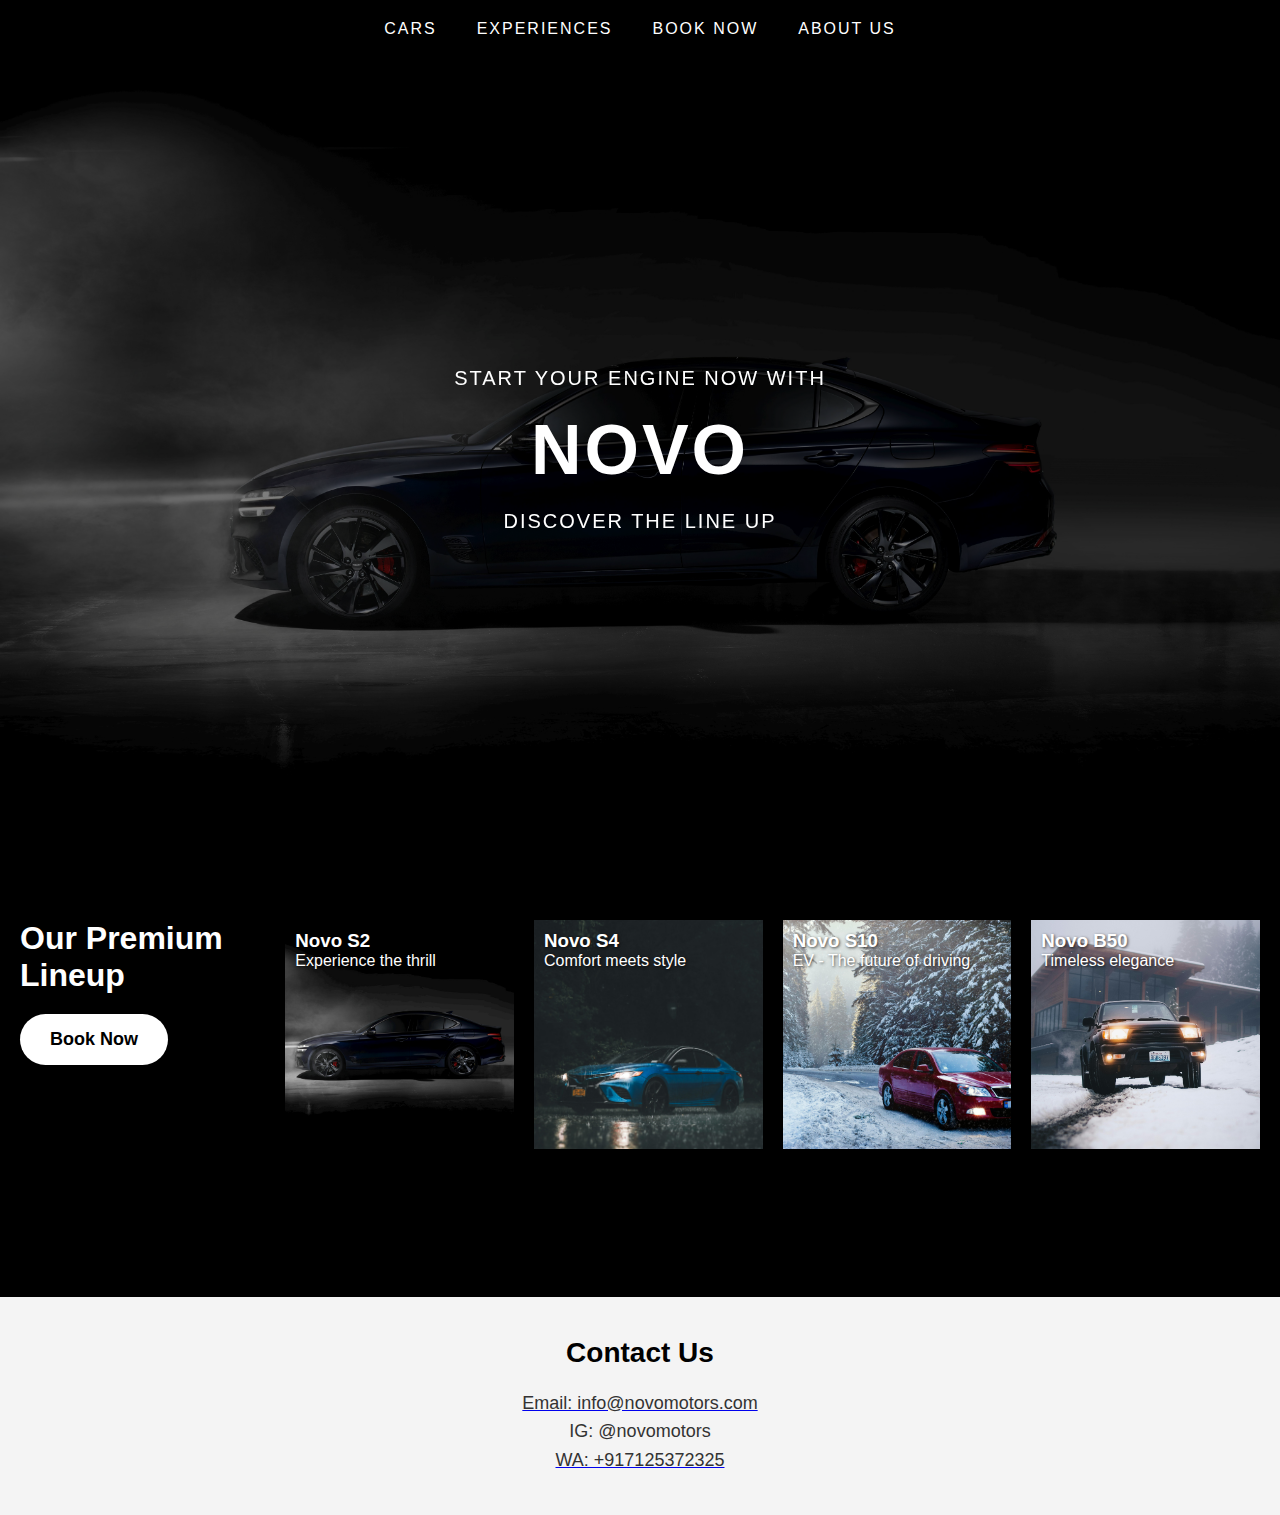
<file: index.html>
<!DOCTYPE html>
<html lang="en">
  <head>
    <meta charset="UTF-8" />
    <meta name="viewport" content="width=device-width, initial-scale=1.0" />
    <title>Novo Motors</title>
    <link rel="stylesheet" href="index.css" />
  </head>
  <body>
    <nav>
      <ul class="nav-links">
        <li><a href="/cars.html">CARS</a></li>
        <li><a href="/experience.html">EXPERIENCES</a></li>
        <li><a href="/book.html">BOOK NOW</a></li>
        <li><a href="/about.html">ABOUT US</a></li>
      </ul>
    </nav>

    <div class="image-container">
      <img src="car.jpg" alt="Car" />
    </div>

    <div class="text-container">
      <p>START YOUR ENGINE NOW WITH</p>
      <h1 class="title">NOVO</h1>
      <p>DISCOVER THE LINE UP</p>
    </div>
    <div class="image-gallery">
      <div><h1>Our Premium Lineup</h1><a href="/book.html" class="book-now-btn" >Book Now</a></div>
      <div class="gallery-item">
        <img src="car.jpg" alt="Sport Car" />
        <div class="gallery-text">
          <h3>Novo S2</h3>
          <p>Experience the thrill</p>
        </div>
      </div>
      <div class="gallery-item">
        <img src="car4.jpg" alt="Luxury Sedan" />
        <div class="gallery-text">
          <h3>Novo S4</h3>
          <p>Comfort meets style</p>
        </div>
      </div>
      <div class="gallery-item">
        <img src="car3.jpg" alt="Electric SUV" />
        <div class="gallery-text">
          <h3>Novo S10</h3>
          <p>EV - The future of driving</p>
        </div>
      </div>
      <div class="gallery-item">
        <img src="car2.jpg" alt="Classic Car" />
        <div class="gallery-text">
          <h3>Novo B50</h3>
          <p>Timeless elegance</p>
        </div>
      </div>
    </div>
    <div style="padding-top: 10%; background-color: black;">
    </div>
    <footer class="footer">
      <h2>Contact Us</h2>
      <a href="mailto:info@novomotors.com"><p>Email: info@novomotors.com</p></a>
      <a href="https://instagram.com"></a><p>IG: @novomotors</p></a>
      <a href="tel:+917125372325"></href><p>WA: +917125372325</p></a>
    </footer>
  </body>
</html>
<!-- Chrisvel 19 -->
</file>
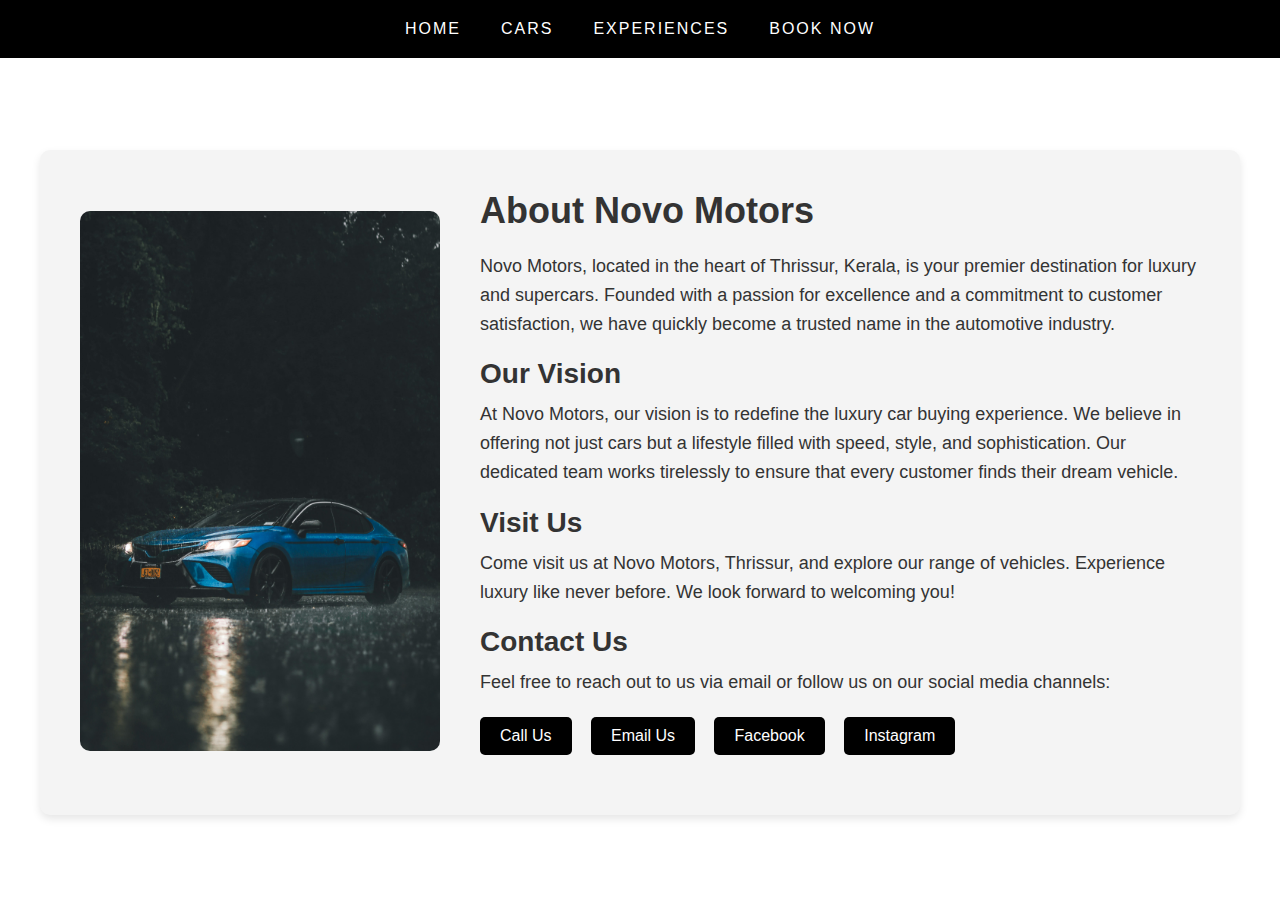
<file: about.html>
<!DOCTYPE html>
<html lang="en">
  <head>
    <meta charset="UTF-8" />
    <meta name="viewport" content="width=device-width, initial-scale=1.0" />
    <title>About Us - Novo Motors</title>
    <link rel="stylesheet" href="about.css" />
  </head>
  <body>
    <nav>
      <ul class="nav-links">
        <li><a href="/index.html">HOME</a></li>
        <li><a href="/cars.html">CARS</a></li>
        <li><a href="/experience.html">EXPERIENCES</a></li>
        <li><a href="/book.html">BOOK NOW</a></li>
      </ul>
    </nav>

    <section class="about-us">
      <div class="about-content">
        <div class="about-image">
          <img src="car4.jpg" alt="Novo Motors" />
        </div>
        <div class="about-text">
          <h1>About Novo Motors</h1>
          <p>
            Novo Motors, located in the heart of Thrissur, Kerala, is your
            premier destination for luxury and supercars. Founded with a passion
            for excellence and a commitment to customer satisfaction, we have
            quickly become a trusted name in the automotive industry.
          </p>

          <h2>Our Vision</h2>
          <p>
            At Novo Motors, our vision is to redefine the luxury car buying
            experience. We believe in offering not just cars but a lifestyle
            filled with speed, style, and sophistication. Our dedicated team
            works tirelessly to ensure that every customer finds their dream
            vehicle.
          </p>

          <h2>Visit Us</h2>
          <p>
            Come visit us at Novo Motors, Thrissur, and explore our range of
            vehicles. Experience luxury like never before. We look forward to
            welcoming you!
          </p>
          <h2>Contact Us</h2>
          <p>
            Feel free to reach out to us via email or follow us on our social
            media channels:
          </p>
          <div class="social-links" style="padding-bottom: 20px">
            <a href="tel:+919273681720" class="social-button">Call Us</a>
            <a href="mailto:info@novomotors.com" class="social-button"
              >Email Us</a
            >
            <a href="https://www.facebook.com/" class="social-button"
              >Facebook</a
            >
            <a href="https://www.instagram.com/" class="social-button"
              >Instagram</a
            >
          </div>
        </div>
      </div>
    </section>
  </body>
</html>
</file>
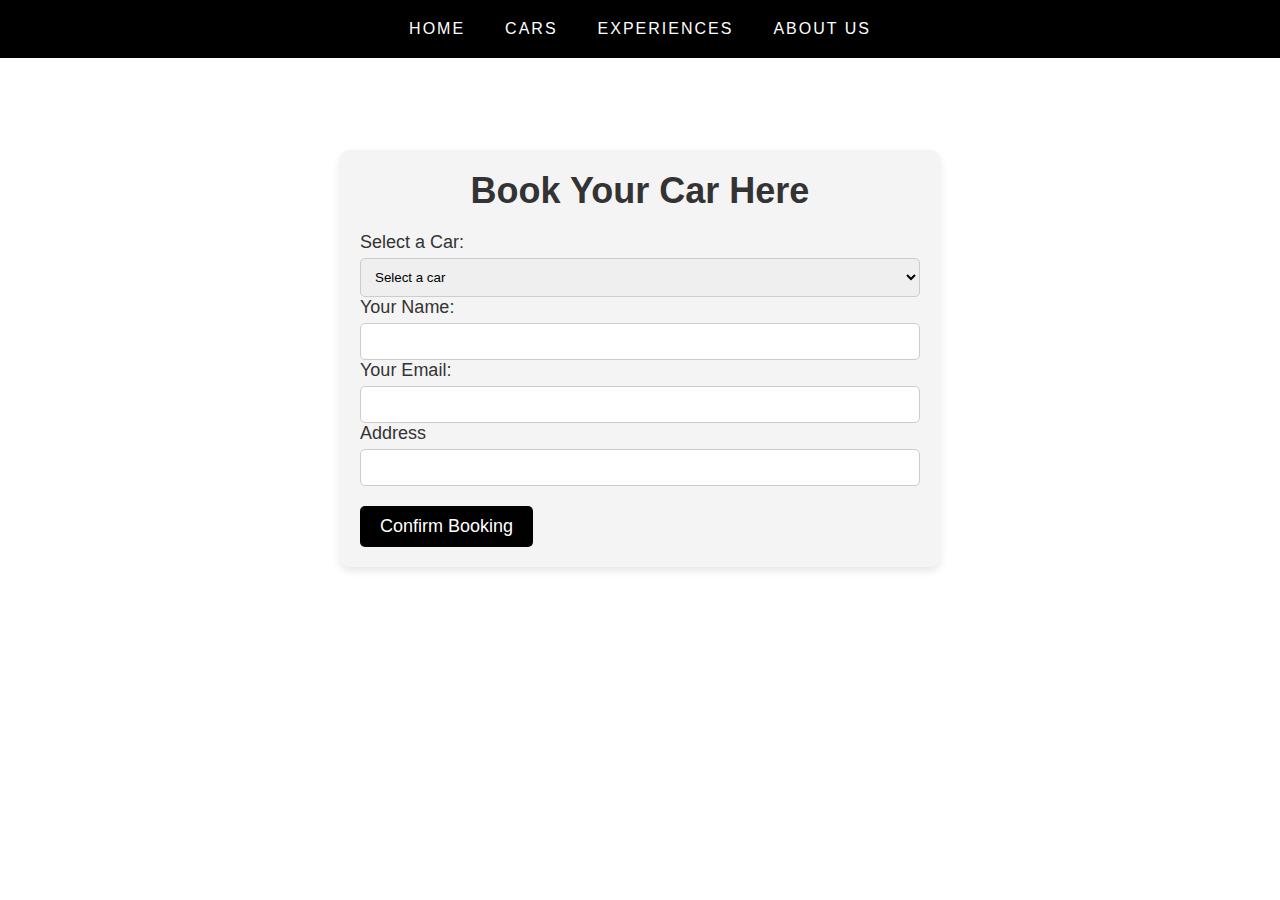
<file: book.html>
<!DOCTYPE html>
<html lang="en">
  <head>
    <meta charset="UTF-8" />
    <meta name="viewport" content="width=device-width, initial-scale=1.0" />
    <title>Book a Car - Novo Motors</title>
    <link rel="stylesheet" href="book.css" />
  </head>
  <body>
    <nav>
      <ul class="nav-links">
        <li><a href="/index.html">HOME</a></li>
        <li><a href="/cars.html">CARS</a></li>
        <li><a href="/experience.html">EXPERIENCES</a></li>
        <li><a href="/about.html">ABOUT US</a></li>
      </ul>
    </nav>
    <section class="booking">
      <div class="booking-content">
        <h1>Book Your Car Here</h1>
        <form id="bookingForm">
          <label for="carSelect">Select a Car:</label>
          <select id="carSelect" name="car" required>
            <option value="" disabled selected>Select a car</option>
            <option value="Novo S2">Novo S2</option>
            <option value="Novo S4">Novo S4</option>
            <option value="Novo S6">Novo S6</option>
          </select>
          <label for="name">Your Name:</label>
          <input type="text" id="name" name="name" required />
          <label for="email">Your Email:</label>
          <input type="email" id="email" name="email" required />
          <label for="address">Address</label>
          <input type="text" id="address" name="address" required />
          <button type="submit">Confirm Booking</button>
        </form>
        <div id="successMessage" class="hidden">
          <h2>Booking Successful! Delivery Countdown</h2>
          <p id="bookingDetails"></p>
          <br>
          <p>Countdown till delivery</p>
          <iframe src="https://free.timeanddate.com/countdown/i9k71y4j/n1897/cf100/cm0/cu4/ct0/cs0/ca0/co0/cr0/ss0/cac000/cpc000/pct/tcfff/fs300/szw448/szh189/iso2024-10-07T00:00:00" allowtransparency="true" frameborder="0" width="448" height="189"></iframe>

        </div>
      </div>
    </section>
    <script>
      document
        .getElementById("bookingForm")
        .addEventListener("submit", function (event) {
          event.preventDefault();
          const car = this.car.value;
          const name = this.name.value;
          const address = this.address.value;
          document.getElementById(
            "bookingDetails"
          ).textContent = `${name.toUpperCase()}, you have successfully booked the new ${car}. The car will be delivered to ${address} within 10-15 business days.`;
          document.getElementById("successMessage").classList.remove("hidden");
          this.reset();
        });
    </script>
  </body>
</html>
</file>
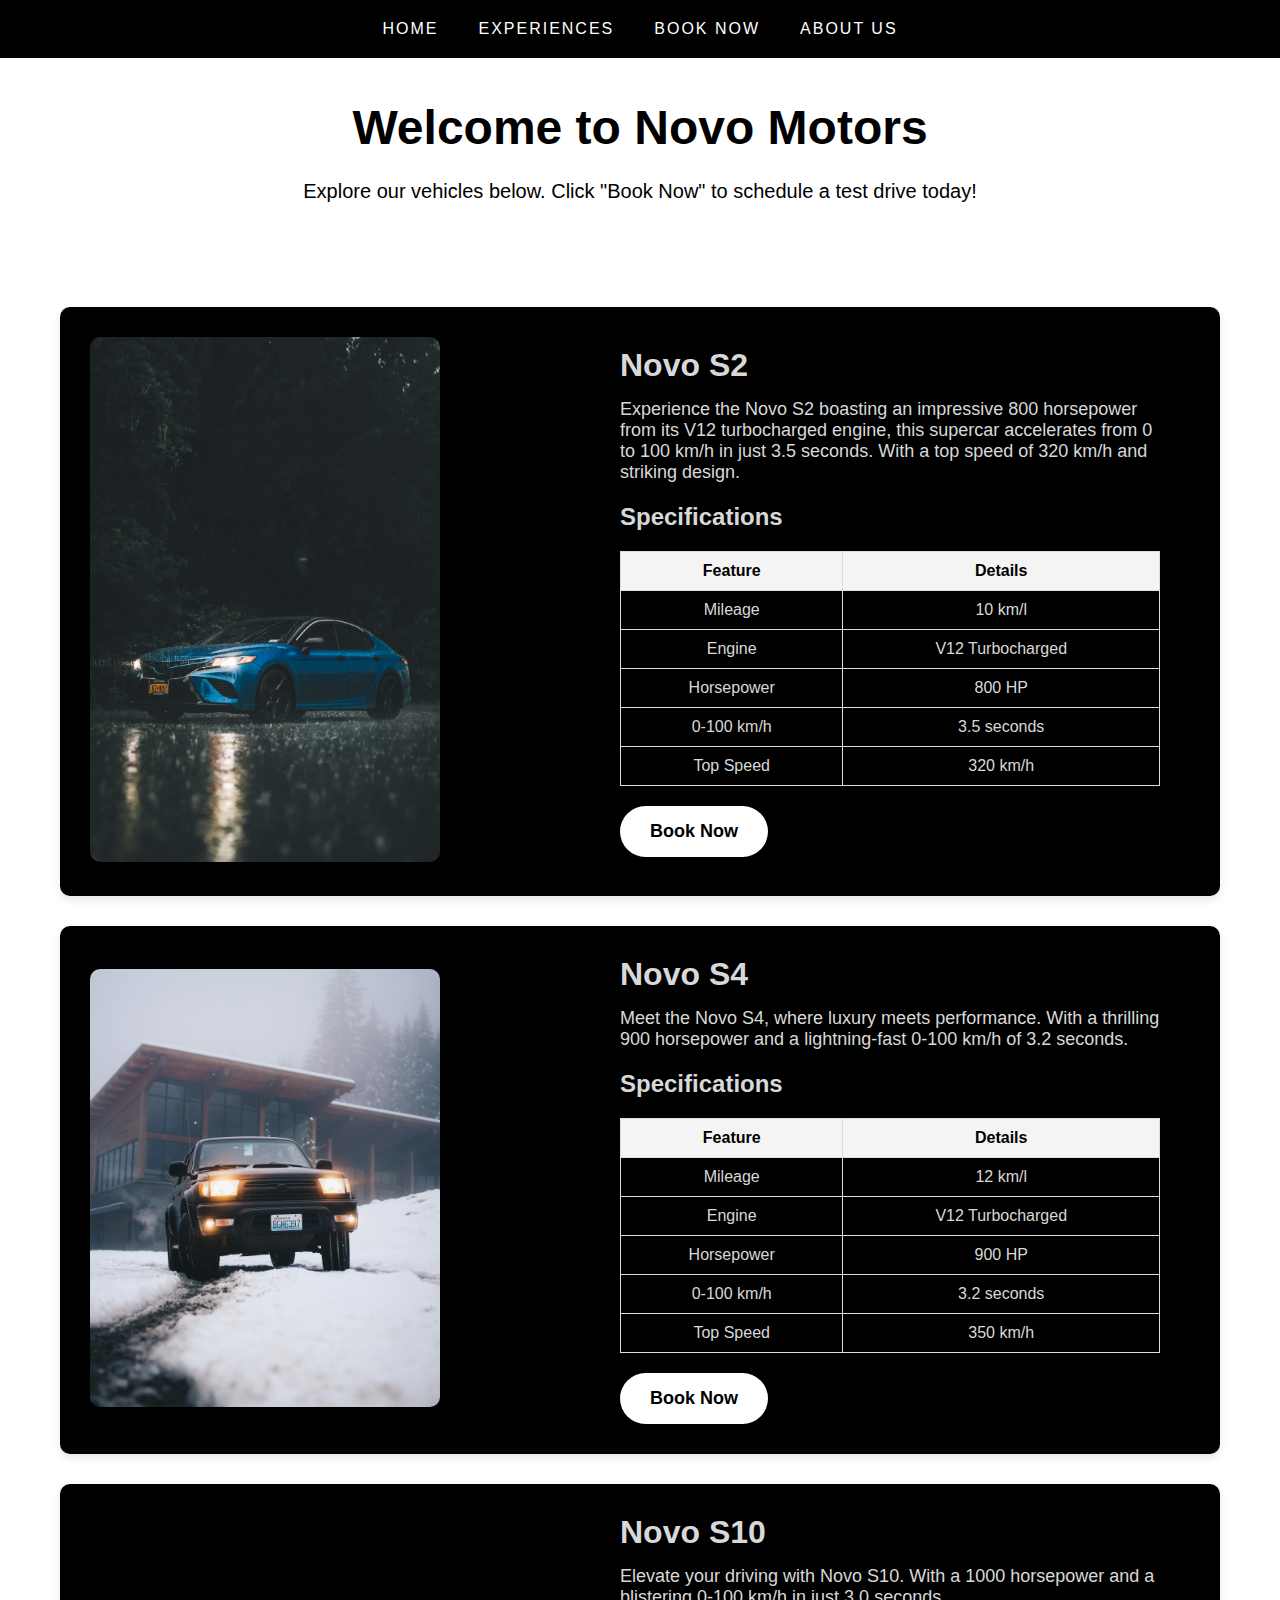
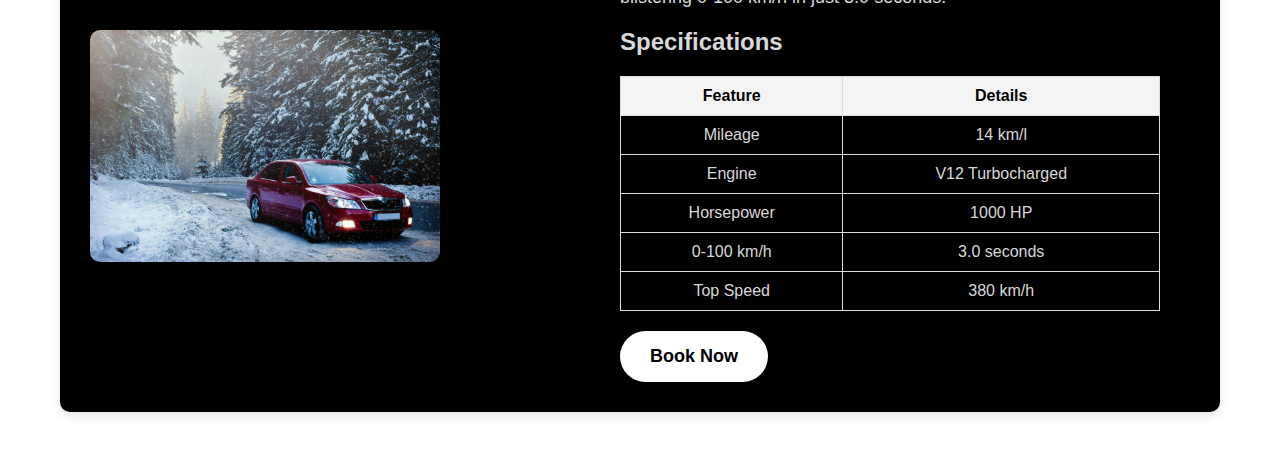
<file: cars.html>
<!DOCTYPE html>
<html lang="en">
  <head>
    <meta charset="UTF-8" />
    <meta name="viewport" content="width=device-width, initial-scale=1.0" />
    <title>Novo Motors - Cars</title>
    <link rel="stylesheet" href="cars.css" />
  </head>
  <body>
    <nav>
      <ul class="nav-links">
        <li><a href="/index.html">HOME</a></li>
        <li><a href="/experience.html">EXPERIENCES</a></li>
        <li><a href="/book.html">BOOK NOW</a></li>
        <li><a href="/about.html">ABOUT US</a></li>
      </ul>
    </nav>

    <section class="intro">
      <h1>Welcome to Novo Motors</h1>
      <p>
        Explore our vehicles below. Click "Book Now" to schedule a test drive today!
      </p>
    </section>

    <section class="car-list">
      <div class="car-details">
        <div class="car-image">
          <img src="car4.jpg" alt="Novo S2 Image" />
        </div>
        <div class="car-description">
          <h1>Novo S2</h1>
          <p>
            Experience the Novo S2 boasting an
            impressive 800 horsepower from its V12 turbocharged engine, this
            supercar accelerates from 0 to 100 km/h in just 3.5 seconds. With a
            top speed of 320 km/h and striking design.
          </p>
          <h2>Specifications</h2>
          <table>
            <tr>
              <th>Feature</th>
              <th>Details</th>
            </tr>
            <tr>
              <td>Mileage</td>
              <td>10 km/l</td>
            </tr>
            <tr>
              <td>Engine</td>
              <td>V12 Turbocharged</td>
            </tr>
            <tr>
              <td>Horsepower</td>
              <td>800 HP</td>
            </tr>
            <tr>
              <td>0-100 km/h</td>
              <td>3.5 seconds</td>
            </tr>
            <tr>
              <td>Top Speed</td>
              <td>320 km/h</td>
            </tr>
          </table>
          <a href="/book.html" class="book-now-btn">Book Now</a>
        </div>
      </div>

      <div class="car-details">
        <div class="car-image">
          <img src="car2.jpg" alt="Novo S4 Image" />
        </div>
        <div class="car-description">
          <h1>Novo S4</h1>
          <p>
            Meet the Novo S4, where luxury meets performance. With a thrilling
            900 horsepower and a lightning-fast 0-100 km/h of 3.2 seconds.
          </p>
          <h2>Specifications</h2>
          <table>
            <tr>
              <th>Feature</th>
              <th>Details</th>
            </tr>
            <tr>
              <td>Mileage</td>
              <td>12 km/l</td>
            </tr>
            <tr>
              <td>Engine</td>
              <td>V12 Turbocharged</td>
            </tr>
            <tr>
              <td>Horsepower</td>
              <td>900 HP</td>
            </tr>
            <tr>
              <td>0-100 km/h</td>
              <td>3.2 seconds</td>
            </tr>
            <tr>
              <td>Top Speed</td>
              <td>350 km/h</td>
            </tr>
          </table>
          <a href="/book.html" class="book-now-btn">Book Now</a>
        </div>
      </div>

      <div class="car-details">
        <div class="car-image">
          <img src="car3.jpg" alt="Novo S6 Image" />
        </div>
        <div class="car-description">
          <h1>Novo S10</h1>
          <p>
            Elevate your driving with Novo S10. With a 1000 horsepower and a blistering 0-100 km/h in just 3.0
            seconds.
          </p>
          <h2>Specifications</h2>
          <table>
            <tr>
              <th>Feature</th>
              <th>Details</th>
            </tr>
            <tr>
              <td>Mileage</td>
              <td>14 km/l</td>
            </tr>
            <tr>
              <td>Engine</td>
              <td>V12 Turbocharged</td>
            </tr>
            <tr>
              <td>Horsepower</td>
              <td>1000 HP</td>
            </tr>
            <tr>
              <td>0-100 km/h</td>
              <td>3.0 seconds</td>
            </tr>
            <tr>
              <td>Top Speed</td>
              <td>380 km/h</td>
            </tr>
          </table>
          <a href="/book.html" class="book-now-btn">Book Now</a>
        </div>
      </div>
    </section>
  </body>
</html>
</file>
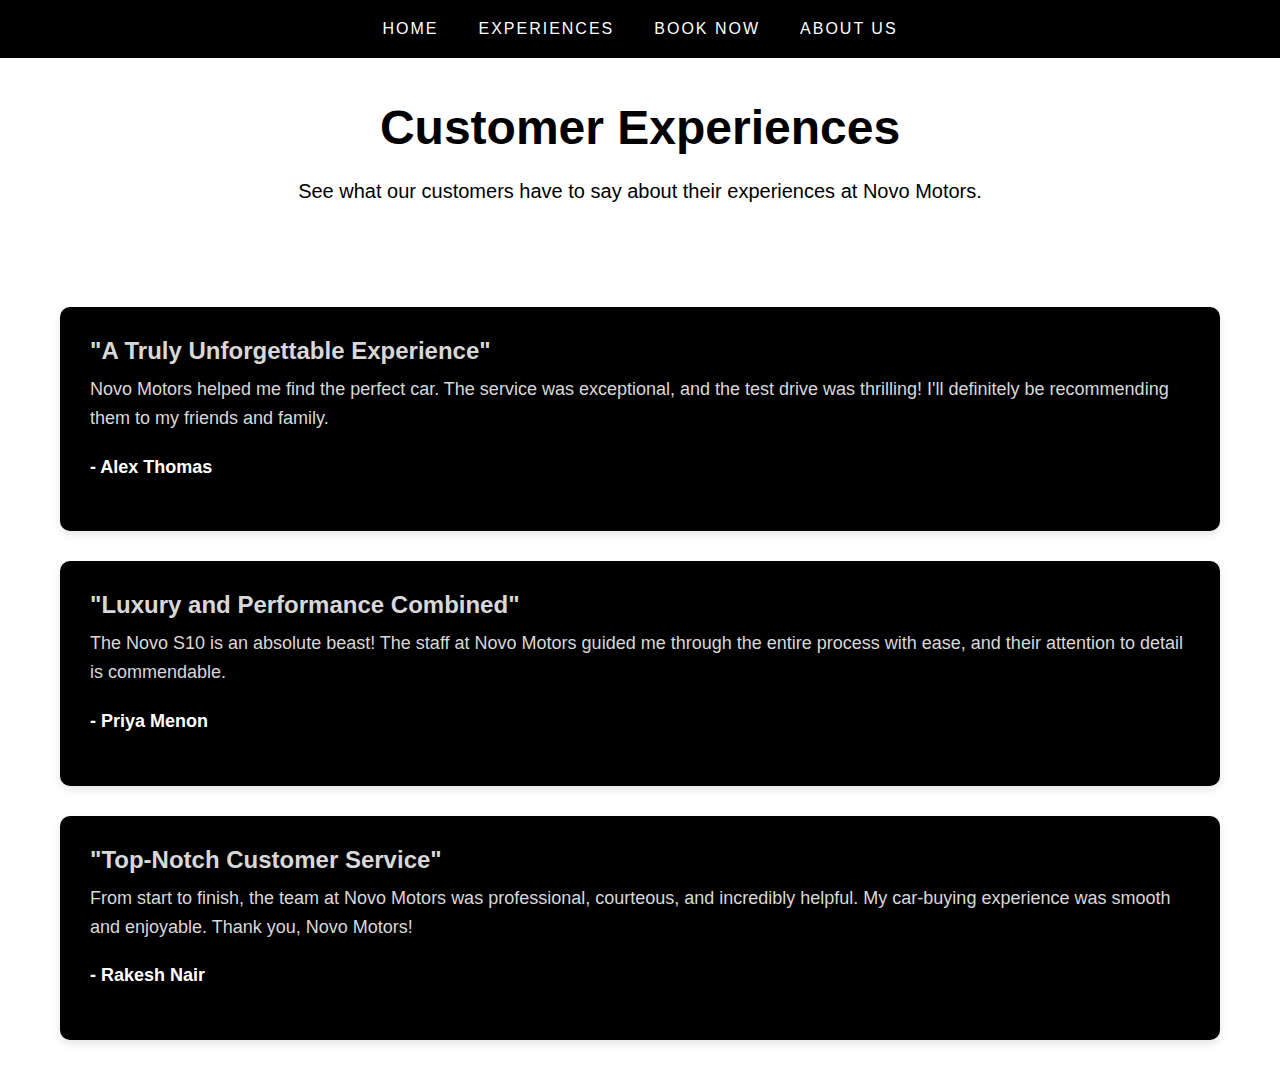
<file: experience.html>
<!DOCTYPE html>
<html lang="en">
  <head>
    <meta charset="UTF-8" />
    <meta name="viewport" content="width=device-width, initial-scale=1.0" />
    <title>Novo Motors - Experiences</title>
    <link rel="stylesheet" href="experience.css" />
  </head>
  <body>
    <nav>
      <ul class="nav-links">
        <li><a href="/index.html">HOME</a></li>
        <li><a href="/experience.html">EXPERIENCES</a></li>
        <li><a href="/book.html">BOOK NOW</a></li>
        <li><a href="/about.html">ABOUT US</a></li>
      </ul>
    </nav>

    <section class="intro">
      <h1>Customer Experiences</h1>
      <p>
        See what our customers have to say about their experiences at Novo Motors.
      </p>
    </section>

    <section class="testimonials">
      <div class="testimonial-card">
        <h3>"A Truly Unforgettable Experience"</h3>
        <p>
          Novo Motors helped me find the perfect car. The service was exceptional, and the test drive was thrilling! I'll definitely be recommending them to my friends and family.
        </p>
        <p class="customer-name">- Alex Thomas</p>
      </div>

      <div class="testimonial-card">
        <h3>"Luxury and Performance Combined"</h3>
        <p>
          The Novo S10 is an absolute beast! The staff at Novo Motors guided me through the entire process with ease, and their attention to detail is commendable.
        </p>
        <p class="customer-name">- Priya Menon</p>
      </div>

      <div class="testimonial-card">
        <h3>"Top-Notch Customer Service"</h3>
        <p>
          From start to finish, the team at Novo Motors was professional, courteous, and incredibly helpful. My car-buying experience was smooth and enjoyable. Thank you, Novo Motors!
        </p>
        <p class="customer-name">- Rakesh Nair</p>
      </div>
    </section>
  </body>
</html>
</file>
<file: index.css>
* {
  margin: 0;
  padding: 0;
  box-sizing: border-box;
}
body {
  font-family: Arial, sans-serif;
  background-color: #000;
  color: white;
}
nav {
  display: flex;
  justify-content: center;
  align-items: center;
  padding: 20px 50px;
  background-color: #000;
  position: fixed;
  top: 0;
  left: 0;
  right: 0;
  z-index: 1000;
}
.nav-links {
  list-style: none;
  display: flex;
  gap: 40px;
}
.nav-links li a {
  text-decoration: none;
  color: white;
  font-size: 16px;
  letter-spacing: 2px;
  opacity: 1;
  transition: opacity 0.2s ease;
}
.nav-links li a:hover {
  opacity: 0.5;
}
.image-container {
  position: fixed;
  top: 0;
  left: 0;
  width: 100%;
  height: 100vh;
  z-index: -1;
}
.image-container img {
  width: 100%;
  height: 100%;
  object-fit: cover;
  opacity: 0.5;
}
.text-container {
  position: absolute;
  top: 50%;
  left: 50%;
  transform: translate(-50%, -50%);
  text-align: center;
  color: white;
  z-index: 1;
}
.text-container h1 {
  font-size: 70px;
  letter-spacing: 3px;
  text-transform: uppercase;
  margin-bottom: 20px;
  margin-top: 20px;
  transition: opacity 0.4s ease;
}
.text-container h1:hover {
  opacity: 0.5;
}
.text-container p {
  font-size: 20px;
  letter-spacing: 2px;
}
.image-gallery {
  display: flex;
  justify-content: space-between;
  gap: 20px;
  padding: 20px;
  margin-top: 100vh;
  background-color: #000000;
}
.gallery-item {
  position: relative;
  width: calc(25% - 15px);
  aspect-ratio: 1 / 1;
  overflow: hidden;
}
.gallery-item img {
  width: 100%;
  height: 100%;
  object-fit: cover;
  transition: opacity 0.3s ease;
}
.gallery-item:hover img {
  opacity: 0.7;
}
.gallery-text {
  position: absolute;
  top: 10px;
  left: 10px;
  color: white;
  text-shadow: 1px 1px 3px rgba(0, 0, 0, 0.7);
}
.book-now-btn {
  display: inline-block;
  margin-top: 20px;
  padding: 15px 30px;
  background-color: #ffffff;
  color: rgb(0, 0, 0);
  text-decoration: none;
  font-size: 18px;
  border-radius: 50px;
  font-weight: bold;
  transition: background-color 0.3s ease;
}

.book-now-btn:hover {
  color:#fff;
  background-color: #050505;
}

.footer {
  background-color: #f4f4f4;
  padding: 40px 20px;
  text-align: center;
}

.footer p {
  font-size: 18px;
  color: #333;
  line-height: 1.6;
}

.footer h2 {
  font-size: 28px;
  margin-bottom: 20px;
  color: #000;
}
</file>
<file: about.css>
* {
    margin: 0;
    padding: 0;
    box-sizing: border-box;
}

body {
    font-family: Arial, sans-serif;
    background-color: #ffffff;
    padding-top: 50px;
}

nav {
    display: flex;
    justify-content: center;
    align-items: center;
    padding: 20px 50px;
    background-color: #000;
    position: fixed;
    top: 0;
    left: 0;
    right: 0;
    z-index: 1000;
}

.nav-links {
    list-style: none;
    display: flex;
    gap: 40px;
}

.nav-links li a {
    text-decoration: none;
    color: white;
    font-size: 16px;
    letter-spacing: 2px;
    opacity: 1;
    transition: opacity 0.2s ease;
}

.nav-links li a:hover {
    opacity: 0.7;
}

.about-us {
    max-width: 1200px;
    margin: 100px auto;
    padding: 20px;
    background-color: #f4f4f4;
    color: #333;
    border-radius: 10px;
    box-shadow: 0 4px 8px rgba(0, 0, 0, 0.1);
}

.about-content {
    display: flex;
    align-items: center;
}

.about-image {
    flex: 1;
    padding: 20px;
}

.about-image img {
    width: 100%;
    border-radius: 10px;
}

.about-text {
    flex: 2; 
    padding: 20px;
}

.about-us h1 {
    font-size: 36px;
    margin-bottom: 20px;
}

.about-us h2 {
    font-size: 28px;
    margin: 20px 0 10px;
}

.about-us p {
    font-size: 18px;
    line-height: 1.6;
    margin-bottom: 15px;
}

.social-links {
    margin-top: 20px;
}

.social-button {
    display: inline-block;
    margin-right: 15px;
    padding: 10px 20px;
    background-color: #000;
    color: #ffffff;
    text-decoration: none;
    border-radius: 5px;
    transition: background-color 0.3s ease;
}

.social-button:hover {
    background-color: #333;
}
</file>
<file: book.css>
* {
    margin: 0;
    padding: 0;
    box-sizing: border-box;
}

body {
    font-family: Arial, sans-serif;
    background-color: #ffffff;
    padding-top: 50px;
}

nav {
    display: flex;
    justify-content: center;
    align-items: center;
    padding: 20px 50px;
    background-color: #000;
    position: fixed;
    top: 0;
    left: 0;
    right: 0;
    z-index: 1000;
}

.nav-links {
    list-style: none;
    display: flex;
    gap: 40px;
}

.nav-links li a {
    text-decoration: none;
    color: white;
    font-size: 16px;
    letter-spacing: 2px;
    opacity: 1;
    transition: opacity 0.2s ease;
}

.nav-links li a:hover {
    opacity: 0.7;
}

.booking {
    max-width: 600px;
    margin: 100px auto;
    padding: 20px;
    background-color: #f4f4f4;
    color: #333;
    border-radius: 10px;
    box-shadow: 0 4px 8px rgba(0, 0, 0, 0.1);
}

.booking-content {
    display: flex;
    flex-direction: column;
    align-items: center;
}

.booking h1 {
    font-size: 36px;
    margin-bottom: 20px;
}

label {
    font-size: 18px;
    margin-top: 10px;
}

select,
input {
    width: 100%;
    padding: 10px;
    margin-top: 5px;
    border: 1px solid #ccc;
    border-radius: 5px;
}

button {
    margin-top: 20px;
    padding: 10px 20px;
    background-color: #000;
    color: #ffffff;
    border: none;
    border-radius: 5px;
    cursor: pointer;
    font-size: 18px;
    transition: background-color 0.3s ease;
}

button:hover {
    background-color: #333;
}

.hidden {
    display: none;
}

#successMessage {
    text-align: center;
    margin-top: 20px;
}

#successMessage h2 {
    font-size: 28px;
    margin-bottom: 10px;
}

#successMessage p {
    font-size: 18px;
}
</file>
<file: cars.css>
* {
    margin: 0;
    padding: 0;
    box-sizing: border-box;
}

body {
    font-family: Arial, sans-serif;
    background-color: #ffffff;
    padding-top: 50px;
}

nav {
    display: flex;
    justify-content: center;
    align-items: center;
    padding: 20px 50px;
    background-color: #000;
    position: fixed;
    top: 0;
    left: 0;
    right: 0;
    z-index: 1000;
}

.nav-links {
    list-style: none;
    display: flex;
    gap: 40px;
}

.nav-links li a {
    text-decoration: none;
    color: white;
    font-size: 16px;
    letter-spacing: 2px;
    opacity: 1;
    transition: opacity 0.2s ease;
}

.nav-links li a:hover {
    opacity: 0.7;
}

.intro {
    text-align: center;
    padding: 50px 20px;
    background-color: #ffffff;
    color: rgb(0, 0, 0);
}

.intro h1 {
    font-size: 48px;
    margin-bottom: 20px;
}

.intro p {
    font-size: 20px;
    line-height: 1.6;
    max-width: 900px;
    margin: 0 auto;
}


.car-list {
    max-width: 1200px;
    margin: 50px auto;
    padding: 0 20px;
}

.car-details {
    display: flex;
    justify-content: space-between;
    align-items: center;
    background-color: #000000;
    color:#d8d8d8;
    padding: 30px;
    margin-bottom: 30px;
    border-radius: 10px;
    box-shadow: 0 4px 8px rgba(0, 0, 0, 0.1);
}

.car-image img {
    max-width: 350px;
    border-radius: 10px;
}

.car-description {
    max-width: 600px;
    padding: 0 30px;
}

.car-description h1 {
    font-size: 32px;
    margin-bottom: 15px;
}

.car-description p {
    font-size: 18px;
    margin-bottom: 20px;
}

.car-description h2 {
    margin-bottom: 10px;
    font-size: 24px;
}

table {
    width: 100%;
    border-collapse: collapse;
    margin-top: 20px;
}

table, th, td {
    border: 1px solid #ddd;
    padding: 10px;
   
}

th {
    color:#000;
    background-color: #f4f4f4;
}

td {
    text-align: center;
}

.book-now-btn {
    display: inline-block;
    margin-top: 20px;
    padding: 15px 30px;
    background-color: #ffffff;
    color: rgb(0, 0, 0);
    text-decoration: none;
    font-size: 18px;
    border-radius: 50px;
    font-weight: bold;
    transition: background-color 0.3s ease;
}

.book-now-btn:hover {
    color:#fff;
    background-color: #050505;
}
</file>
<file: experience.css>
* {
  margin: 0;
  padding: 0;
  box-sizing: border-box;
}

body {
  font-family: Arial, sans-serif;
  background-color: #ffffff;
  padding-top: 50px;
}

nav {
  display: flex;
  justify-content: center;
  align-items: center;
  padding: 20px 50px;
  background-color: #000;
  position: fixed;
  top: 0;
  left: 0;
  right: 0;
  z-index: 1000;
}

.nav-links {
  list-style: none;
  display: flex;
  gap: 40px;
}

.nav-links li a {
  text-decoration: none;
  color: white;
  font-size: 16px;
  letter-spacing: 2px;
  opacity: 1;
  transition: opacity 0.2s ease;
}

.nav-links li a:hover {
  opacity: 0.7;
}

.intro {
  text-align: center;
  padding: 50px 20px;
  background-color: #ffffff;
  color: rgb(0, 0, 0);
}

.intro h1 {
  font-size: 48px;
  margin-bottom: 20px;
}

.intro p {
  font-size: 20px;
  line-height: 1.6;
  max-width: 900px;
  margin: 0 auto;
}

.testimonials {
  max-width: 1200px;
  margin: 50px auto;
  padding: 0 20px;
}

.testimonial-card {
  background-color: #000000;
  color: #d8d8d8;
  padding: 30px;
  margin-bottom: 30px;
  border-radius: 10px;
  box-shadow: 0 4px 8px rgba(0, 0, 0, 0.1);
}

.testimonial-card p {
  font-size: 18px;
  line-height: 1.6;
  margin-bottom: 20px;
}

.testimonial-card h3 {
  font-size: 24px;
  margin-bottom: 10px;
}

.testimonial-card .customer-name {
  font-weight: bold;
  font-size: 18px;
  margin-top: 10px;
  color: #ffffff;
}
</file>
